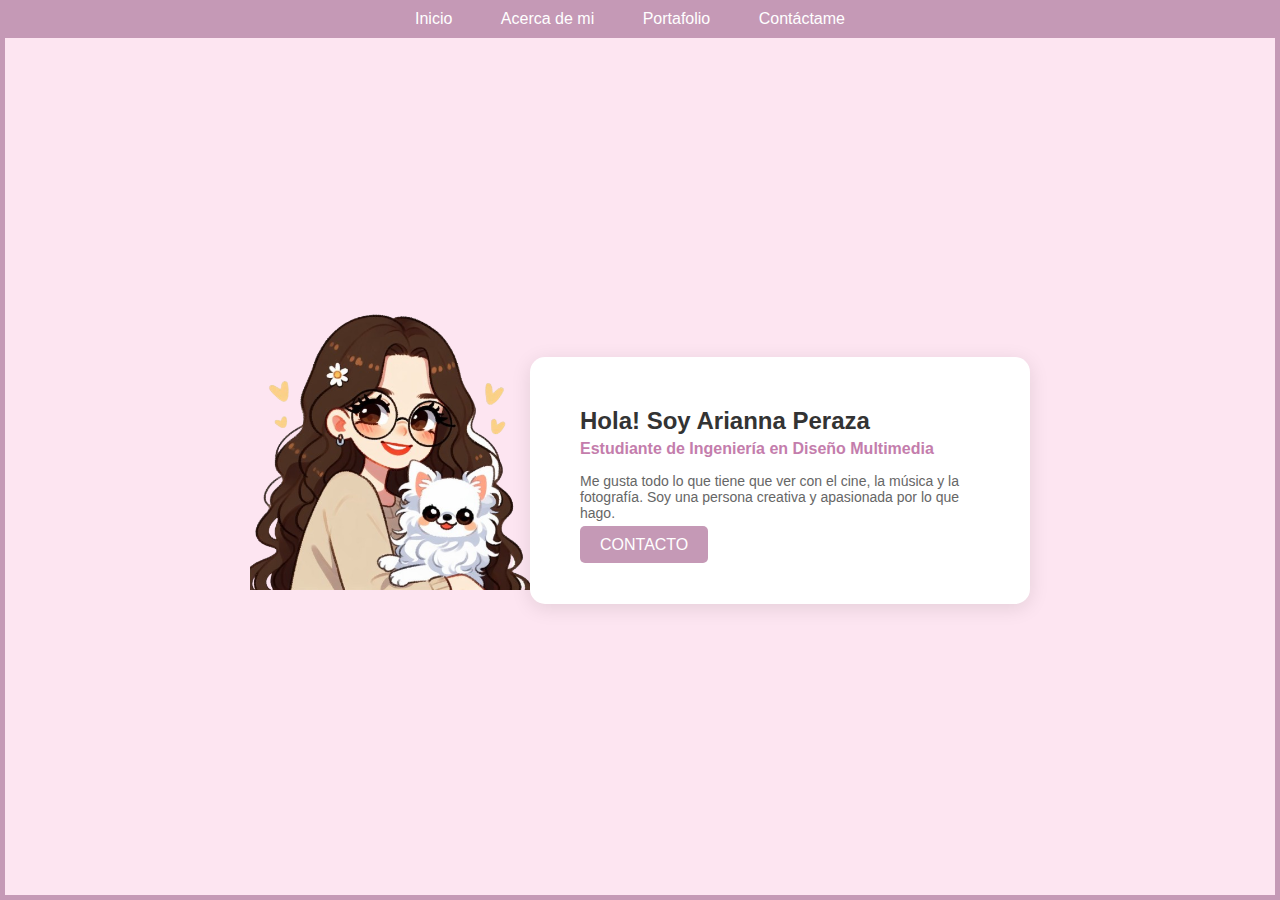
<file: index.html>
<!DOCTYPE html>
<html lang="es">
<head>
    <meta charset="UTF-8">
    <meta name="viewport" content="width=device-width, initial-scale=1.0">
    <link rel="stylesheet" href="Styles.css">
    <title>Portafolio de Ari</title>
    <style>
        body {
            margin: 0;
            border: 5px solid #C599B6; 
        }

        #main-menu {
            background-color: #C599B6;
            color: white;
            padding: 10px 0;
            position: fixed; 
            width: 100%;
            top: 0;
            left: 0;
            z-index: 1000; 
        }

        #main-menu ul {
            list-style-type: none;
            margin: 0;
            padding: 0;
            text-align: center;
        }

        #main-menu li {
            display: inline;
            margin-right: 20px;
        }

        #main-menu li a {
            font-family: Poppins, Helvetica, sans-serif;
            font-size: 16px;
            text-decoration: none;
            padding: 6px 12px;
            background-color: #C599B6;
            color: white;
        }

        #main-menu li a:hover {
        background-color: #a07796;
        margin-top: -8;
        padding-bottom: 12px;
    }

        .container {
            margin-top: 60px; 
        }
    </style>
</head>
<body>
    <nav id="main-menu">
        <ul>
            <li><a href="index.html">Inicio</a></li>
            <li><a href="Acercademi.html">Acerca de mi</a></li>
            <li><a href="Portafolio.html">Portafolio</a></li>
            <li><a href="Contacto.html">Contáctame</a></li>
        </ul>
    </nav>

    <img src="./img/Dibujo_sobremi.png" alt="Mi dibujo" width="280" height="280">
    <style>
        
    </style>
    <div class="container">
        <div class="Presentacion">
            <h1>Hola! Soy Arianna Peraza</h1>
            <h2>
                Estudiante de Ingeniería en Diseño Multimedia</h2>
            <p>
                Me gusta todo lo que tiene que ver con el cine, la música y la fotografía.
                Soy una persona creativa y apasionada por lo que hago.
            </p>
            <a href="mailto:190521@mail.unacar.mx" class="contact-button">CONTACTO</a>
        </div>
    </div>
</body>
</html>
</file>
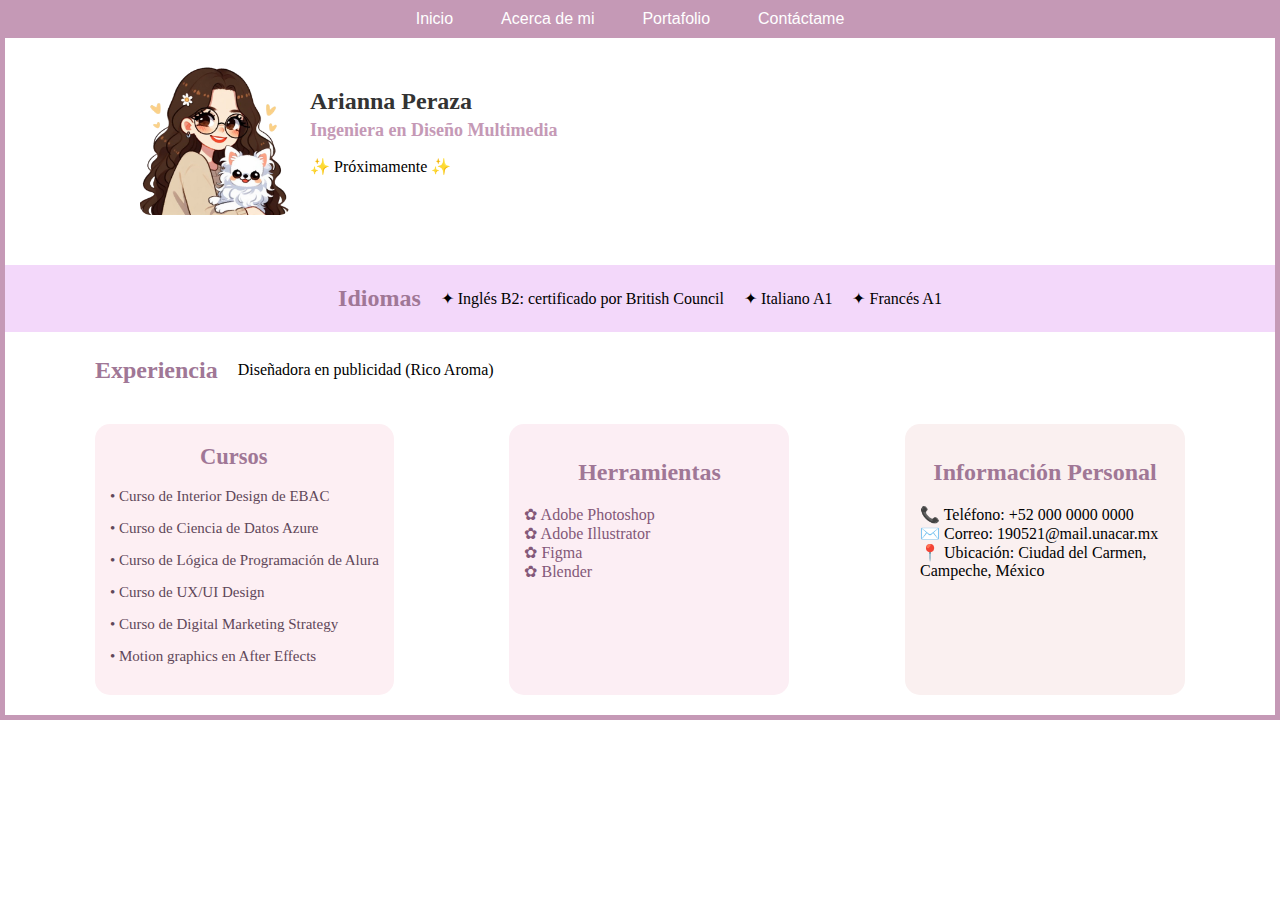
<file: Acercademi.html>
<!DOCTYPE html>
<html lang="es">
<head>
    <meta charset="UTF-8">
    <meta name="viewport" content="width=device-width, initial-scale=1.0">
    <title>Portafolio de Ari</title>
    <style>
        body {
            margin: 0;
            border: 5px solid #C599B6; 
        }

        #main-menu {
            background-color: #C599B6;
            color: white;
            padding: 10px 0;
            position: fixed; 
            width: 100%;
            top: 0;
            left: 0;
            z-index: 1000; 
        }

        #main-menu ul {
            list-style-type: none;
            margin: 0;
            padding: 0;
            text-align: center;
        }

        #main-menu li {
            display: inline;
            margin-right: 20px;
        }

        #main-menu li a {
            font-family: Poppins, Helvetica, sans-serif;
            font-size: 16px;
            text-decoration: none;
            padding: 6px 12px;
            background-color: #C599B6;
            color: white;
        }

        #main-menu li a:hover {
            background-color: #a07796;
            margin-top: -8px;
            padding-bottom: 12px;
        }

        .container {
    margin-top: 20px; 
    display: flex; 
    justify-content: center; 
    align-items: center; 
        }
    .ex-container {
        margin-top: 5px; 
        margin-left: 90px;
        display: flex; 
        justify-content: flex-start; 
        align-items: center; 
    }

    .ex-container h2 {
        color: #a07796;
    }

    .ex-container p {
        margin-left: 20px;
        font-family: Poppins;
        font-size: 16px;
        font-weight: lighter;
    }
    .cur-container h2 {
        color: #a07796;
        margin-top: 5px; 
        margin-left: 90px;
        display: flex; 
        justify-content: flex-start; 
        align-items: center; 
    }
    .Idioma-container {
        margin-top: 10px; 
        display: flex; 
        justify-content: center; 
        align-items: center;
        background-color: rgb(243, 216, 250);
       column-gap: 20px;
    }
    .Idioma-container h2{
        color:#a07796
    }

        .header-box {
            display: flex;
            align-items: center;
            background-color: white;
            border-radius: 20px;
            padding: 20px;
            margin:20px auto;
            max-width: 1000px;
            width: 100%;
        }
        .header-box img {
            max-width: 150px;
            margin-right: 20px;
            border-radius: 10px;
        }
        .header-box .text-content {
            font-family: Poppins;
        }

        .header-box h1 {
            margin: 0;
            font-size: 24px;
            color: #333;
        }

        .header-box h2 {
            margin: 5px 0 0;
            font-size: 18px;
            color: #C599B6;
        }
    </style>
</head>
<body>
    <nav id="main-menu">
        <ul>
            <li><a href="index.html">Inicio</a></li>
            <li><a href="Acercademi.html">Acerca de mi</a></li>
            <li><a href="Portafolio.html">Portafolio</a></li>
            <li><a href="Contacto.html">Contáctame</a></li>
        </ul>
    </nav>

<section>
    <div class="container">
        <div class="header-box">
            <img src="./img/Dibujo_sobremi.png" alt="Dibujo de mí">
            <div class="text-content-acercademi">
                <h1>Arianna Peraza</h1>
                <h2>Ingeniera en Diseño Multimedia</h2>
                <p>✨ Próximamente ✨</p>
            </div>
        </div>
    </div>
</section>
<section>
    <div class="Idioma-container">
        <h2>Idiomas</h2>
        <p>✦ Inglés B2: certificado por British Council</p>
        <p>✦ Italiano A1 </p>
        <p>✦ Francés A1 </p>
    </div>
</section>
<section>
    <div class="ex-container">
        <h2>Experiencia</h2>
    <p>Diseñadora en publicidad (Rico Aroma)</p>
</div>
</section>

<section>
    
<div style="display: flex; justify-content: space-between; margin: 20px 90px;">
    <div class="cur-container">
        <div style="font-family: Poppins; font-size: 15px; color: #5f4759 ;background-color: rgb(253, 239, 243); padding: 15px; border-radius: 15px;">
            <h2>Cursos</h2>
            <p>• Curso de Interior Design de EBAC</p>
            <p>• Curso de Ciencia de Datos Azure</p>
            <p>• Curso de Lógica de Programación de Alura</p>
            <p>• Curso de UX/UI Design</p>
            <p>• Curso de Digital Marketing Strategy</p>
            <p>• Motion graphics en After Effects</p>
        </div>
    </div>
    <div style="text-align: center; font-family: Poppins; font-size: 16px; font-weight:lighter; background-color: rgb(252, 238, 244); padding: 15px; border-radius: 15px; width: 250px;">
        <h2 style="color: #a07796;">Herramientas</h2>
        <ul style="list-style-type: none; padding: 0; margin: 0; text-align: left; color:#835878">
            <li>✿ Adobe Photoshop</li>
            <li>✿ Adobe Illustrator</li>
            <li>✿ Figma</li>
            <li>✿ Blender</li>
        </ul>
    </div>
    <div style="text-align: center; font-family: Poppins; font-size: 16px; font-weight:lighter; background-color: rgb(250, 240, 240); padding: 15px; border-radius: 15px; width: 250px;">
        <h2 style="color: #a07796;">Información Personal</h2>
        <ul style="list-style-type: none; padding: 0; margin: 0; text-align: left;">
            <li>📞 Teléfono: +52 000 0000 0000</li>
            <li>✉️ Correo: 190521@mail.unacar.mx </li>
            <li>📍 Ubicación: Ciudad del Carmen, Campeche, México</li>
        </ul>
    </div>
</div>
</body>
</html>
</file>
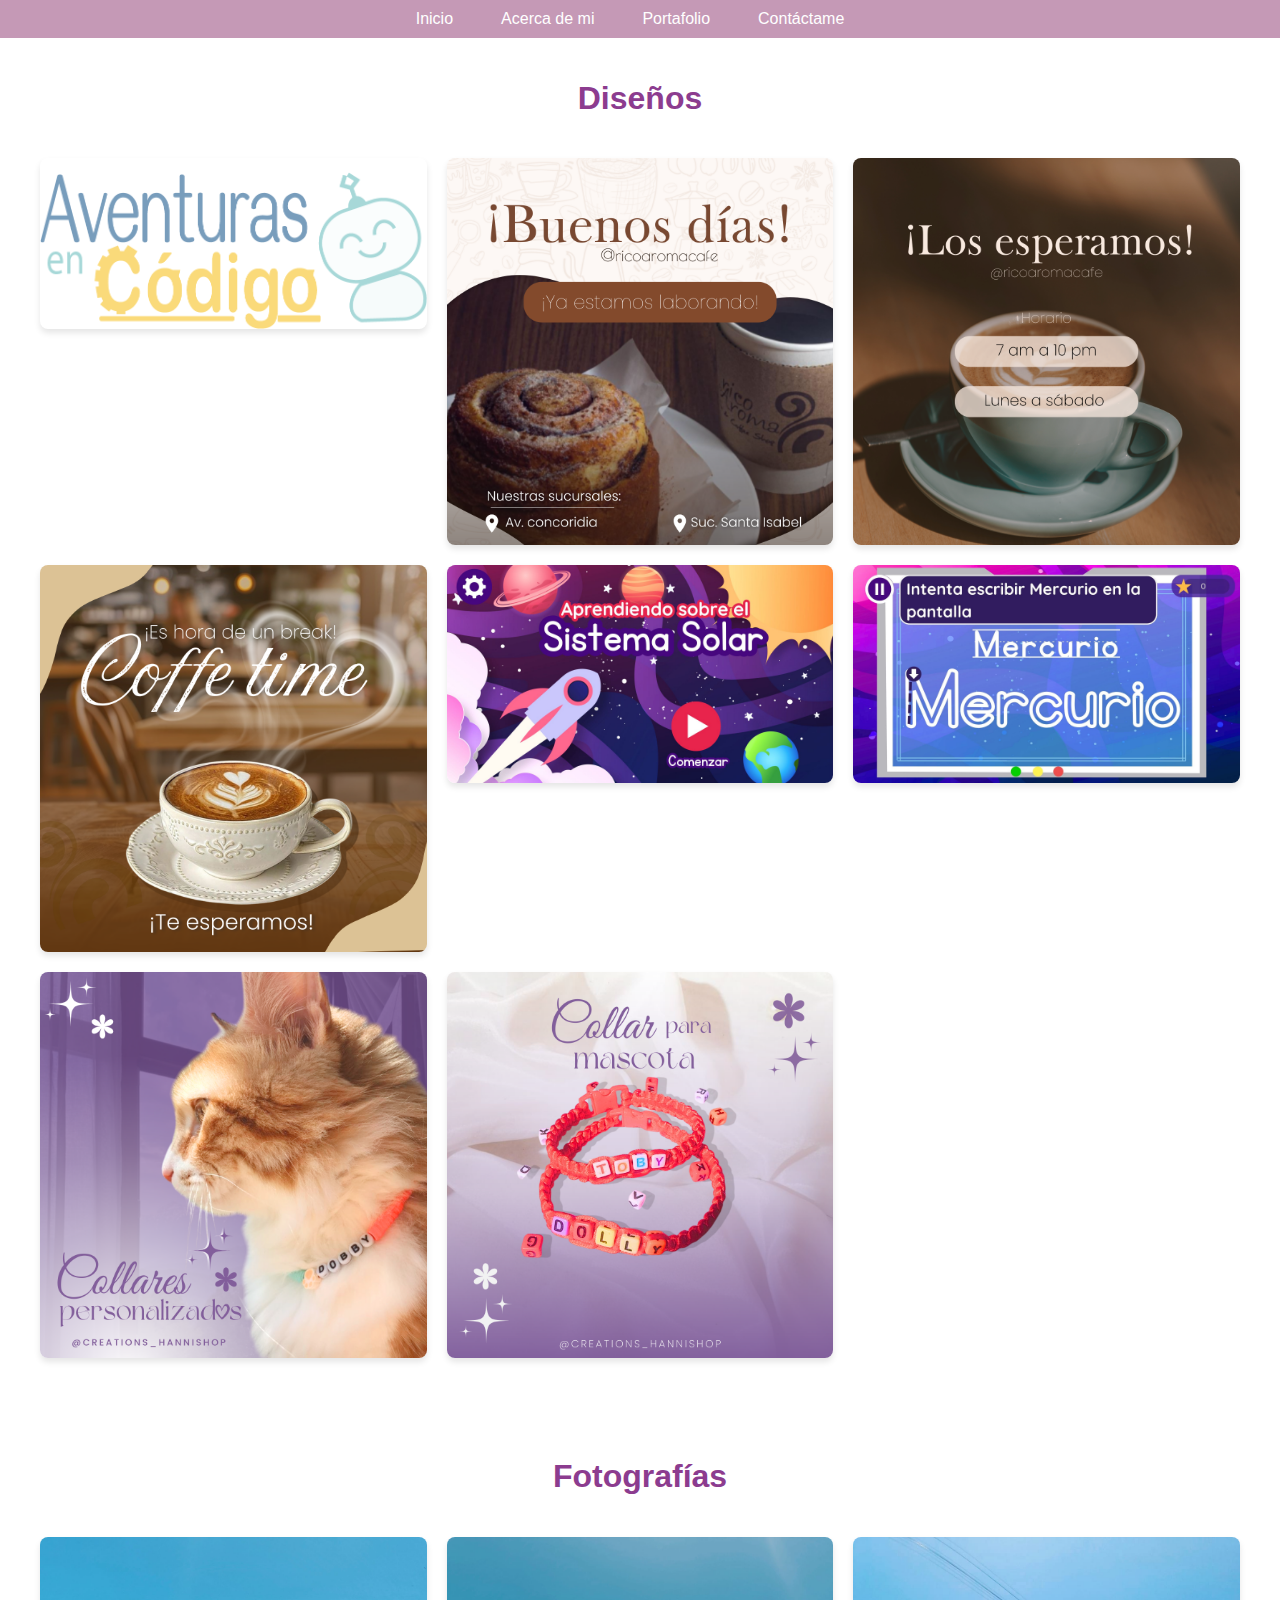
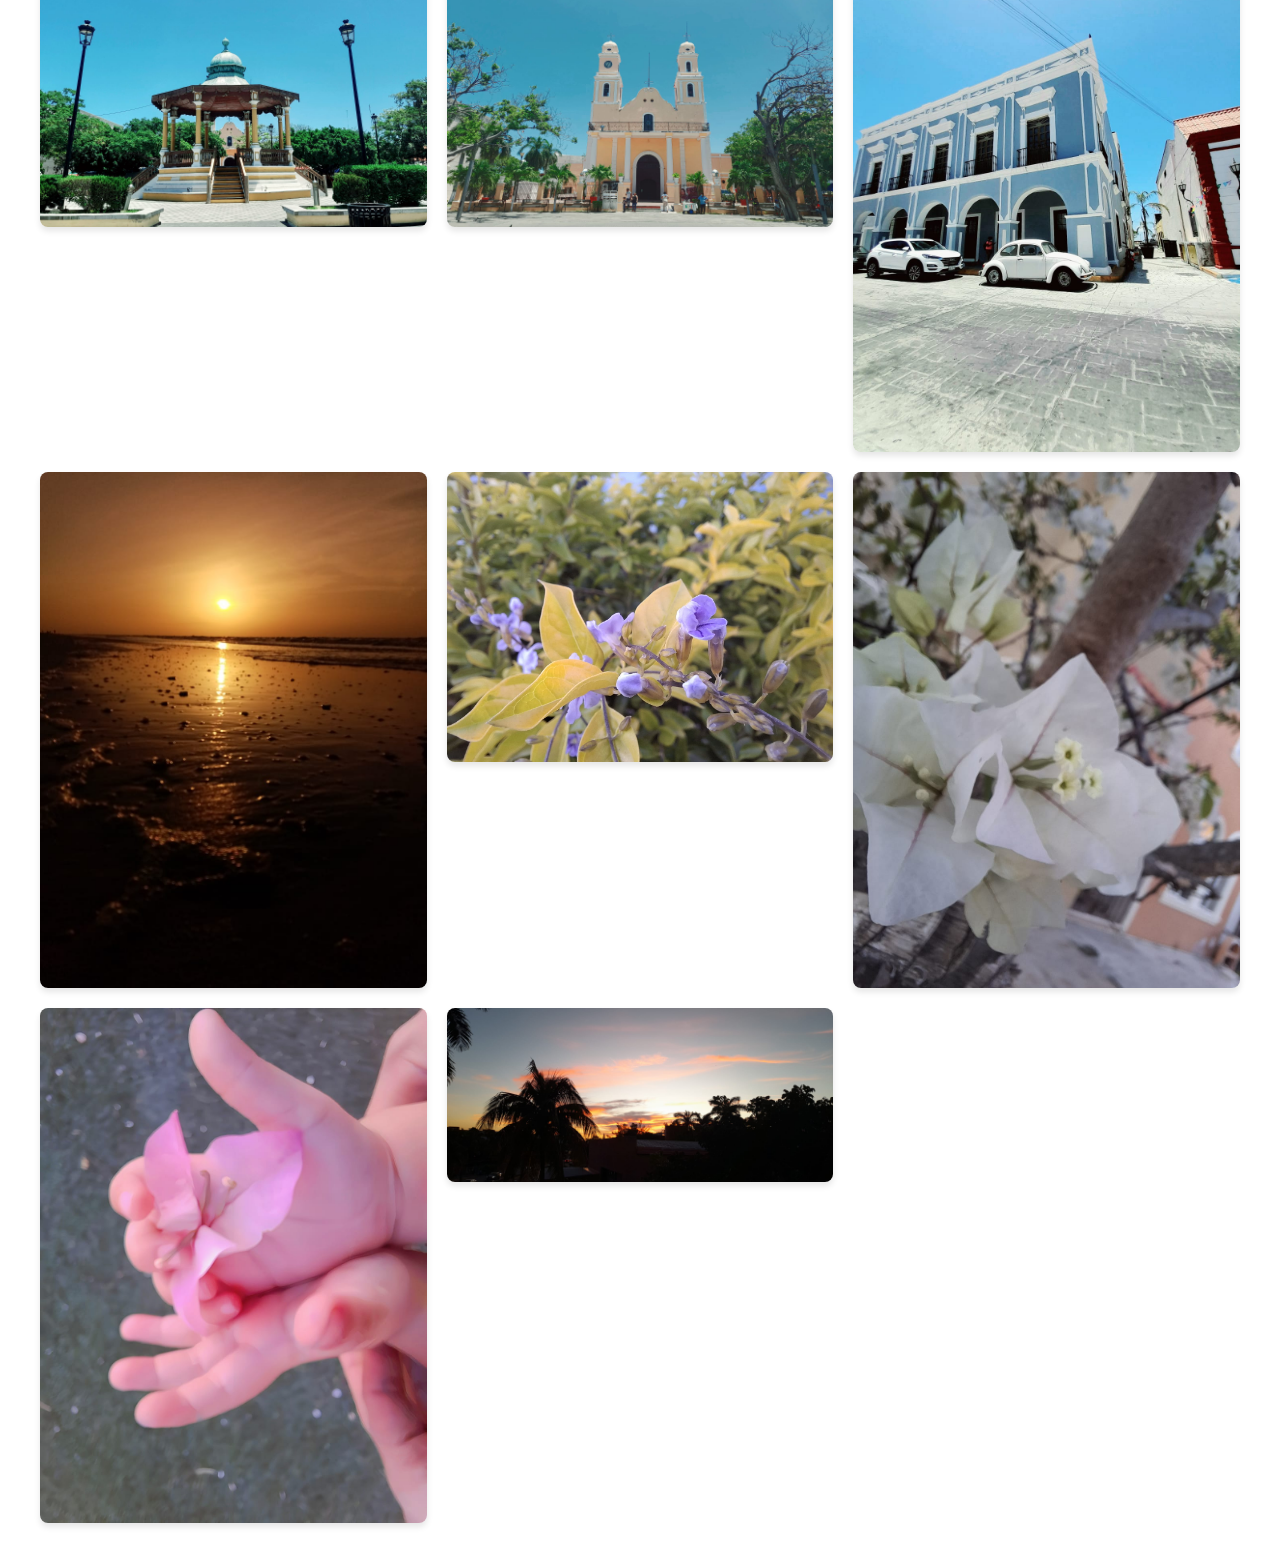
<file: Diseño.html>
<!DOCTYPE html>
<html lang="en">
<head>
    <meta charset="UTF-8">
    <meta name="viewport" content="width=device-width, initial-scale=1.0">
    <title>Portafolio de Ari</title>
    <style>
        #main-menu {
            background-color: #C599B6;
            color: white;
            padding: 10px 0;
            position: fixed; 
            width: 100%;
            top: 0;
            left: 0;
            z-index: 1000; 
        }

        #main-menu ul {
            list-style-type: none;
            margin: 0;
            padding: 0;
            text-align: center;
        }

        #main-menu li {
            display: inline;
            margin-right: 20px;
        }

        #main-menu li a {
            font-family: Poppins, Helvetica, sans-serif;
            font-size: 16px;
            text-decoration: none;
            padding: 6px 12px;
            background-color: #C599B6;
            color: white;
        }

        #main-menu li a:hover {
            background-color: #a07796;
            margin-top: -8px;
            padding-bottom: 12px;
        }

        header {
            text-align: center;
            margin-top: 80px;
        }

        header h1 {
            font-family: Poppins, Helvetica, sans-serif;
            color: #8c3c8f;
        }

        .gallery {
            display: grid;
            grid-template-columns: repeat(auto-fit, minmax(300px, 1fr));
            gap: 20px;
            padding: 20px;
            margin: 0 auto;
            max-width: 1200px;
        }

        .gallery img {
            width: 100%;
            height: auto;
            border-radius: 8px;
            box-shadow: 0 4px 6px rgba(0, 0, 0, 0.1);
        }
    </style>
</head>
<body>
    <nav id="main-menu">
        <ul>
            <li><a href="index.html">Inicio</a></li>
            <li><a href="Acercademi.html">Acerca de mi</a></li>
            <li><a href="Portafolio.html">Portafolio</a></li>
            <li><a href="Contacto.html">Contáctame</a></li>
        </ul>
    </nav>
    <header>
        <h1>Diseños</h1>
    </header>
    <section class="gallery">
        <img src="./img/Untitled-1.png" alt="Diseño">
        <img src="./img/Cafetería Rico Aroma (1).png" alt="Diseño">
        <img src="./img/Cafetería Rico Aroma (2).png" alt="Diseño">
        <img src="./img/Cafetería Rico Aroma.png" alt="Diseño">
        <img src="./img/Copy of Proyecto.jpg" alt="Diseño">
        <img src="./img/Copy of Proyecto (1).jpg" alt="Diseño">
        <img src="./img/2.png" alt="Diseño">
        <img src="./img/3.png" alt="Diseño">

        </section>
        <header>
            <h1 style=" color:#8c3c8f">Fotografías</h1>
        </header>
        <section class="gallery">
            <img src="./img/Ejemplo modo pro.jpeg" alt="Fotografía">
            <img src="./img/Ejemplo modo pro 3.jfif" alt="Fotografía">
            <img src="./img/Ejemplo modo pro 2.jpeg" alt="Fotografía">
            <img src="./img/Ejemplo HDR_Modo pro.jpeg" alt="Fotografía">
            <img src="./img/flor1.jpeg" alt="Fotografía">
            <img src="./img/flor2.jpeg" alt="Fotografía">
            <img src="./img/flor3.jpeg" alt="Fotografía">
            <img src="./img/WhatsApp Image 2025-03-17 at 10.11.45 PM.jpeg" alt="Fotografía">
    </section>
</body>
</html>
</file>
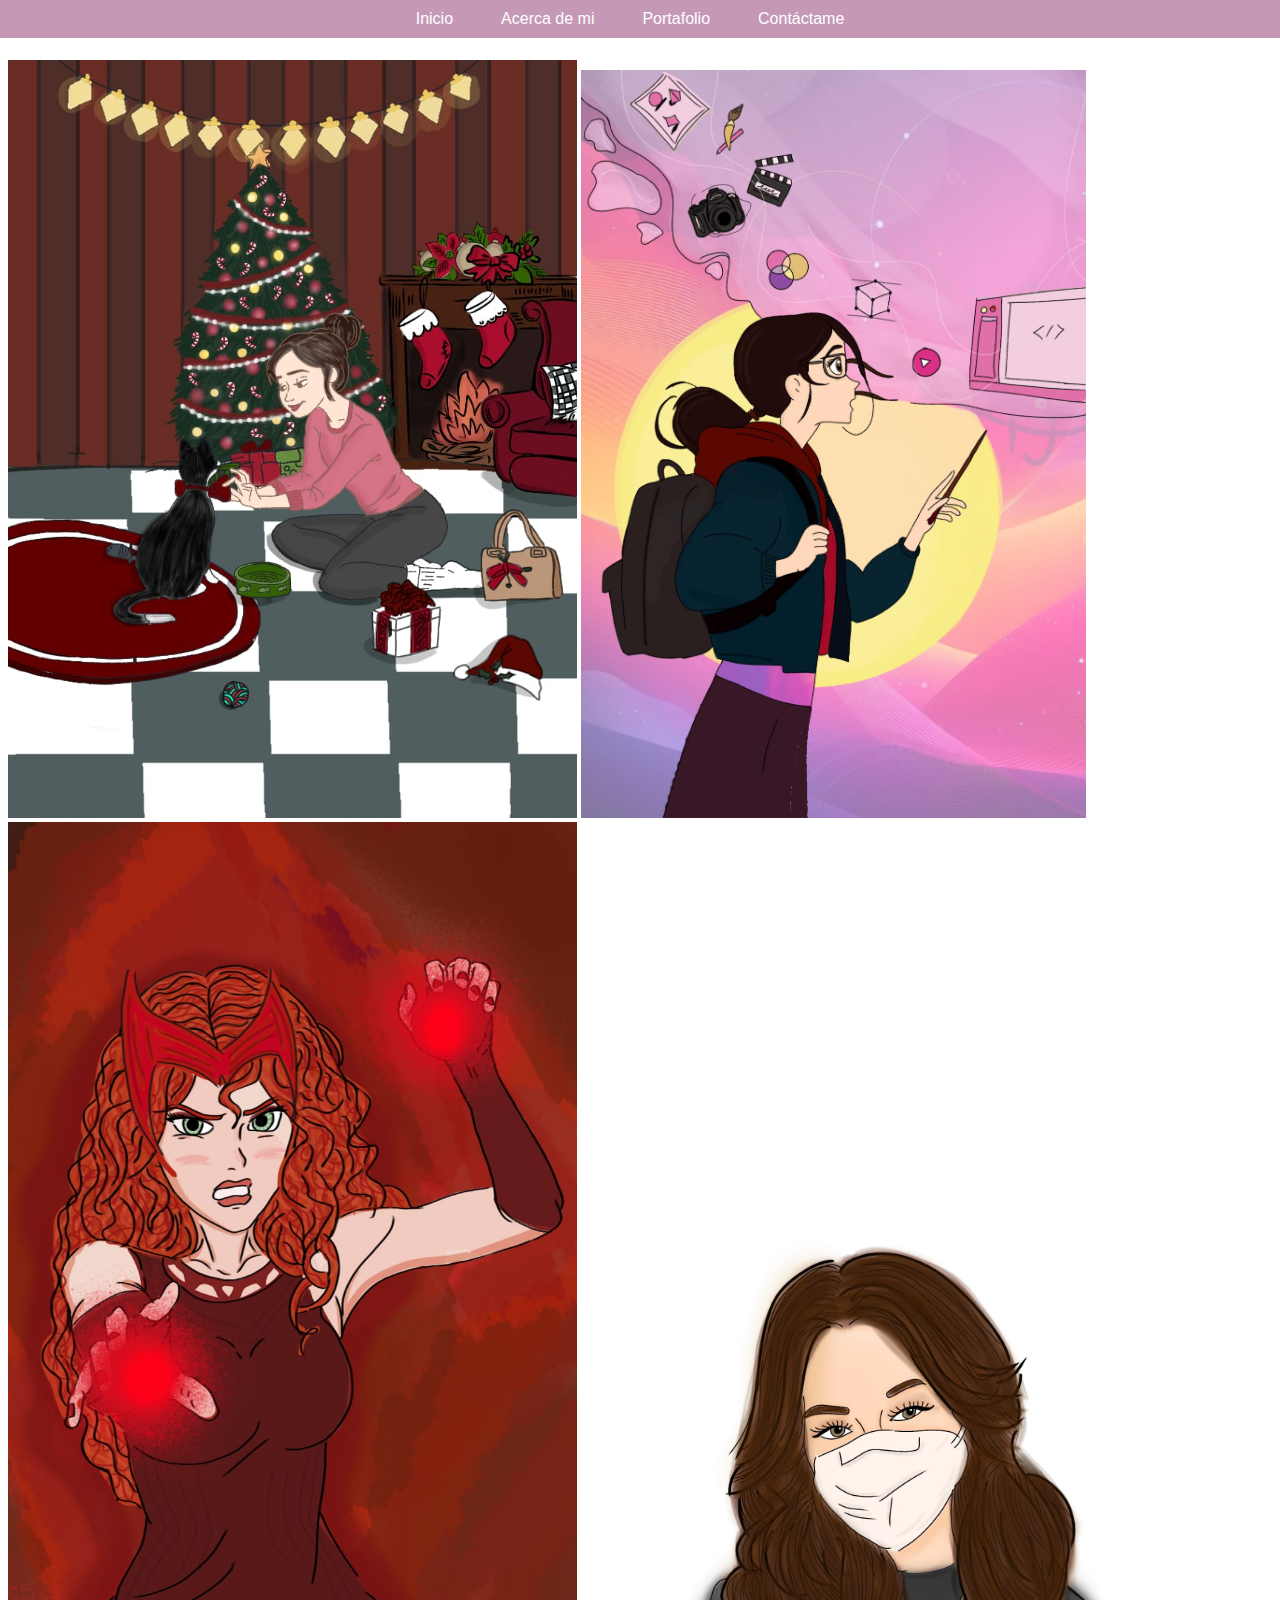
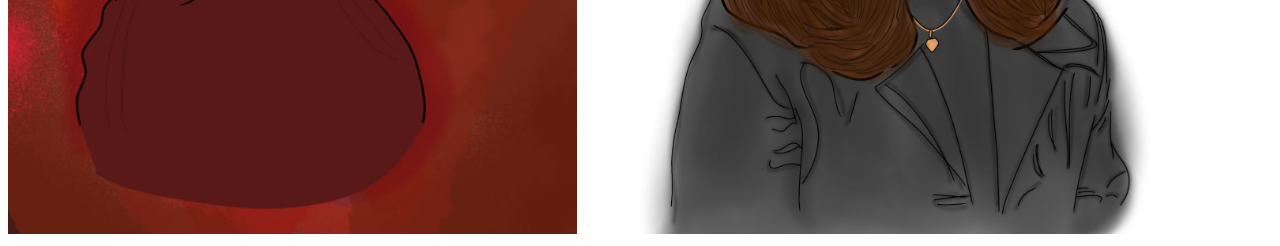
<file: Ilustracion.html>
<!DOCTYPE html>
<html lang="en">
<head>
    <meta charset="UTF-8">
    <meta name="viewport" content="width=device-width, initial-scale=1.0">
    <title>Portafolio de Ari</title>
</head>
<body>
    <style>
    #main-menu {
        background-color: #C599B6;
        color: white;
        padding: 10px 0;
        position: fixed; 
        width: 100%;
        top: 0;
        left: 0;
        z-index: 1000; 
    }

    #main-menu ul {
        list-style-type: none;
        margin: 0;
        padding: 0;
        text-align: center;
    }

    #main-menu li {
        display: inline;
        margin-right: 20px;
    }

    #main-menu li a {
        font-family: Poppins, Helvetica, sans-serif;
        font-size: 16px;
        text-decoration: none;
        padding: 6px 12px;
        background-color: #C599B6;
        color: white;
    }

    #main-menu li a:hover {
        background-color: #a07796;
        margin-top: -8px;
        padding-bottom: 12px;
    }
</style>
</head>
<body>
    <nav id="main-menu">
        <ul>
            <li><a href="index.html">Inicio</a></li>
            <li><a href="Acercademi.html">Acerca de mi</a></li>
            <li><a href="Portafolio.html">Portafolio</a></li>
            <li><a href="Contacto.html">Contáctame</a></li>
        </ul> 
    </nav>
    <div style="display: flex; flex-wrap: wrap; gap: 10px; justify-content: center; margin-top: 60px;"></div>
        <img src="./img/WhatsApp Image 2025-03-17 at 9.54.50 PM (1).jpeg" alt="Ilustracion" style="width: 45%; height: auto;">
        <img src="./img/WhatsApp Image 2025-03-17 at 9.54.50 PM.jpeg" alt="Ilustracion" style="width: 40%; height: auto;">
        <img src="./img/WhatsApp Image 2025-03-17 at 9.57.09 PM.jpeg" alt="Ilustracion" style="width: 45%; height: auto;">
        <img src="./img/WhatsApp Image 2025-03-17 at 9.54.50 PM (2).jpeg" alt="Ilustracion" style="width: 50%; height: auto;">
    </div>
</body>
</body>
</html>
</file>
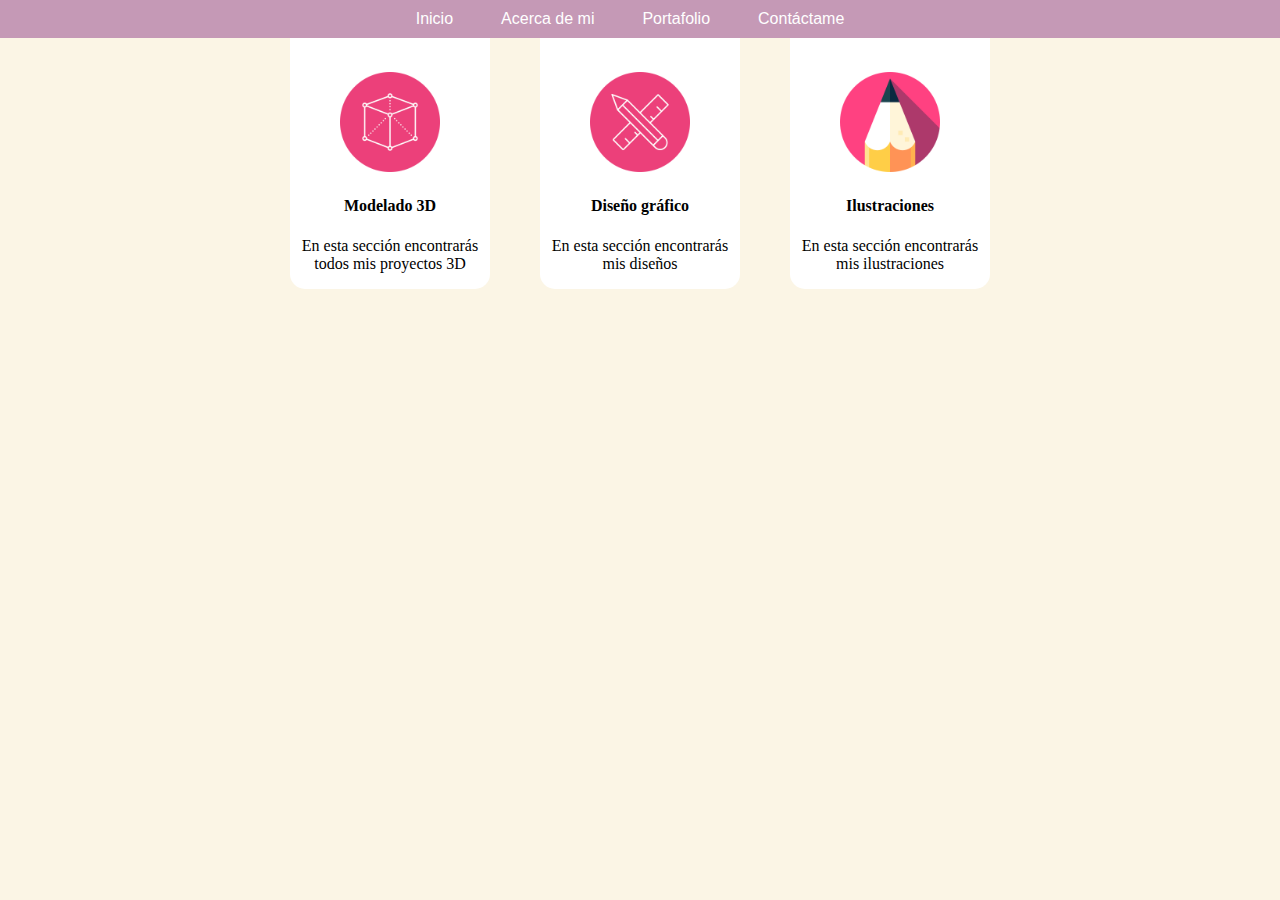
<file: Portafolio.html>
<!DOCTYPE html>
<html lang="es">
<head>
    <meta charset="UTF-8">
    <meta name="viewport" content="width=device-width, initial-scale=1.0">
    <link rel="stylesheet" href="stylesportafolio.css">
    <title>Portafolio de Ari</title>
    <style>
    
        #main-menu {
            background-color: #C599B6;
            color: white;
            padding: 10px 0;
            position: fixed; 
            width: 100%;
            top: 0;
            left: 0;
            z-index: 1000; 
        }

        #main-menu ul {
            list-style-type: none;
            margin: 0;
            padding: 0;
            text-align: center;
        }

        #main-menu li {
            display: inline;
            margin-right: 20px;
        }

        #main-menu li a {
            font-family: Poppins, Helvetica, sans-serif;
            font-size: 16px;
            text-decoration: none;
            padding: 6px 12px;
            background-color: #C599B6;
            color: white;
        }

        #main-menu li a:hover {
            background-color: #a07796;
            margin-top: -8px;
            padding-bottom: 12px;
        }
    </style>
</head>
<body>
    <nav id="main-menu">
        <ul>
            <li><a href="index.html">Inicio</a></li>
            <li><a href="Acercademi.html">Acerca de mi</a></li>
            <li><a href="Portafolio.html">Portafolio</a></li>
            <li><a href="Contacto.html">Contáctame</a></li>
        </ul>
    </nav>
    
    <section>
        <div>
            <br><br><br>
    <a href="Modelado.html">
        <img src="./img/modelado.png" alt="Modelados 3D">
        <h4>Modelado 3D</h4>
        <p>En esta sección encontrarás todos mis proyectos 3D</p>
    </a>
    </div>

    <div>
        <br><br><br>
        <a href="Diseño.html">
        <img src="./img/diseño.png" alt="Diseño">
        <h4>Diseño gráfico</h4>
        <p>En esta sección encontrarás mis diseños</p>
    </a>
    </div>

    <div>
        <br><br><br>
        <a href="Ilustracion.html">
        <img src="./img/ilustracion.png" alt="Ilustracion">
        <h4>Ilustraciones</h4>
        <p>En esta sección encontrarás mis ilustraciones</p>
    </a>
    </div>

    </section>
</body>
</file>
<file: Styles.css>
* {
    margin: 0;
    padding: 0;
    box-sizing: border-box;
}

body {
    font-family: Poppins, sans-serif;
    background-color: #fde5f1; /* Color de fondo */
    display: flex;
    justify-content: center;
    align-items: center;
    height: 100vh;
}

.container {
    display: flex;
    justify-content: center;
    align-items: center;
}

.Presentacion {
    background-color: #ffffff; /* Color de la tarjeta */
    border-radius: 15px;
    padding: 50px;
    width: 500px;
    box-shadow: 0 4px 20px rgba(0, 0, 0, 0.1);
}

.Presentacion h1 {
    font-size: 24px;
    color: #333333;
}

.Presentacion h2 {
    font-size: 16px;
    color: #c47dac; /* Color de sub-título */
    margin: 5px 0;
}

.Presentacion p {
    font-size: 14px;
    color: #666666;
    margin: 15px 0;
}

.contact-button {
    text-decoration: none;
    background-color: #C599B6; /* Color del botón */
    color: white;
    padding: 10px 20px;
    border-radius: 5px;
    transition: background-color 0.3s;
}

.contact-button:hover {
    background-color: #af729b; /* Color del botón en hover */
}
</file>
<file: stylesportafolio.css>
body {
    background-color: #FBF5E5;
}
div img {
    width: 100px;
    margin-top: 10px;
}
div {
    background-color: rgb(255, 255, 255);
    width: 200px;
    border-radius: 15px;
    text-align: center;
}

section {
    display: flex;
    column-gap: 50px;
    justify-content: center;
}

*{
    text-decoration: none;
}

h4 {
    color:black
}
p{
    color: black;
}
</file>
